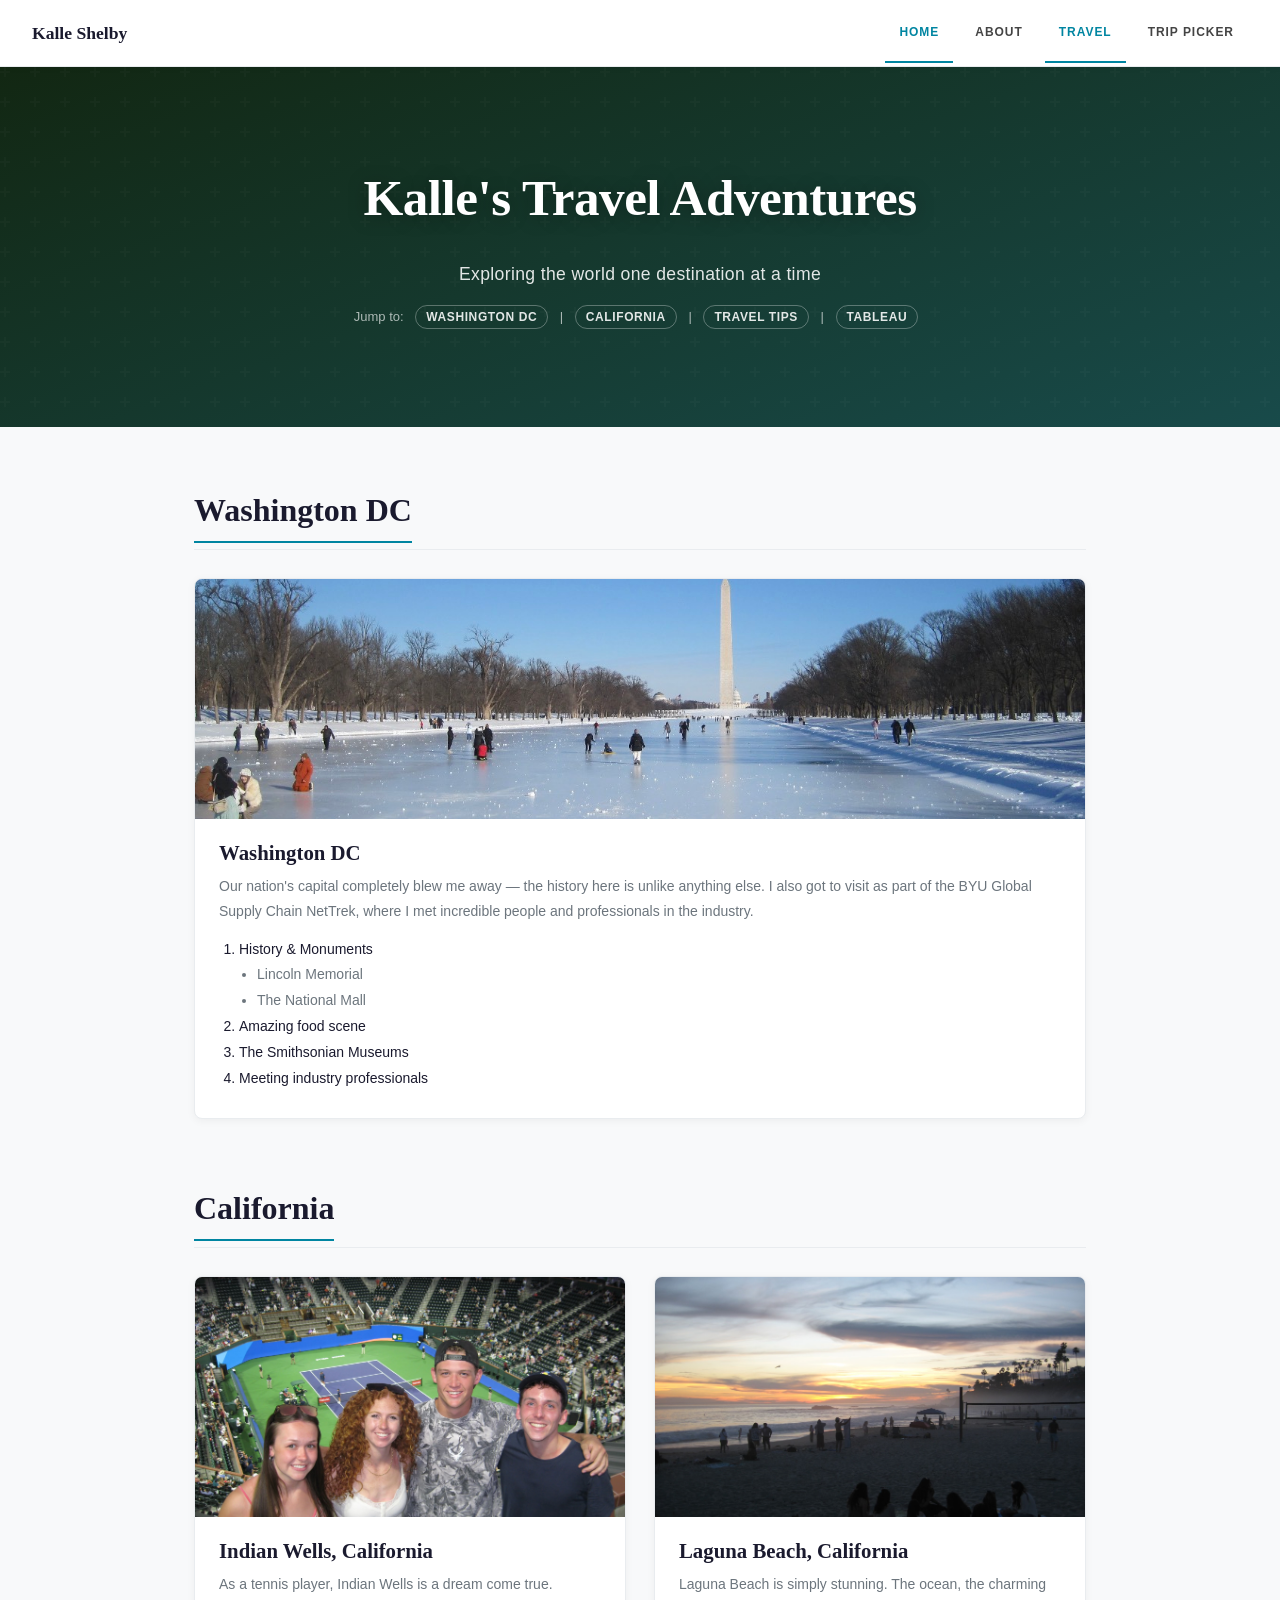
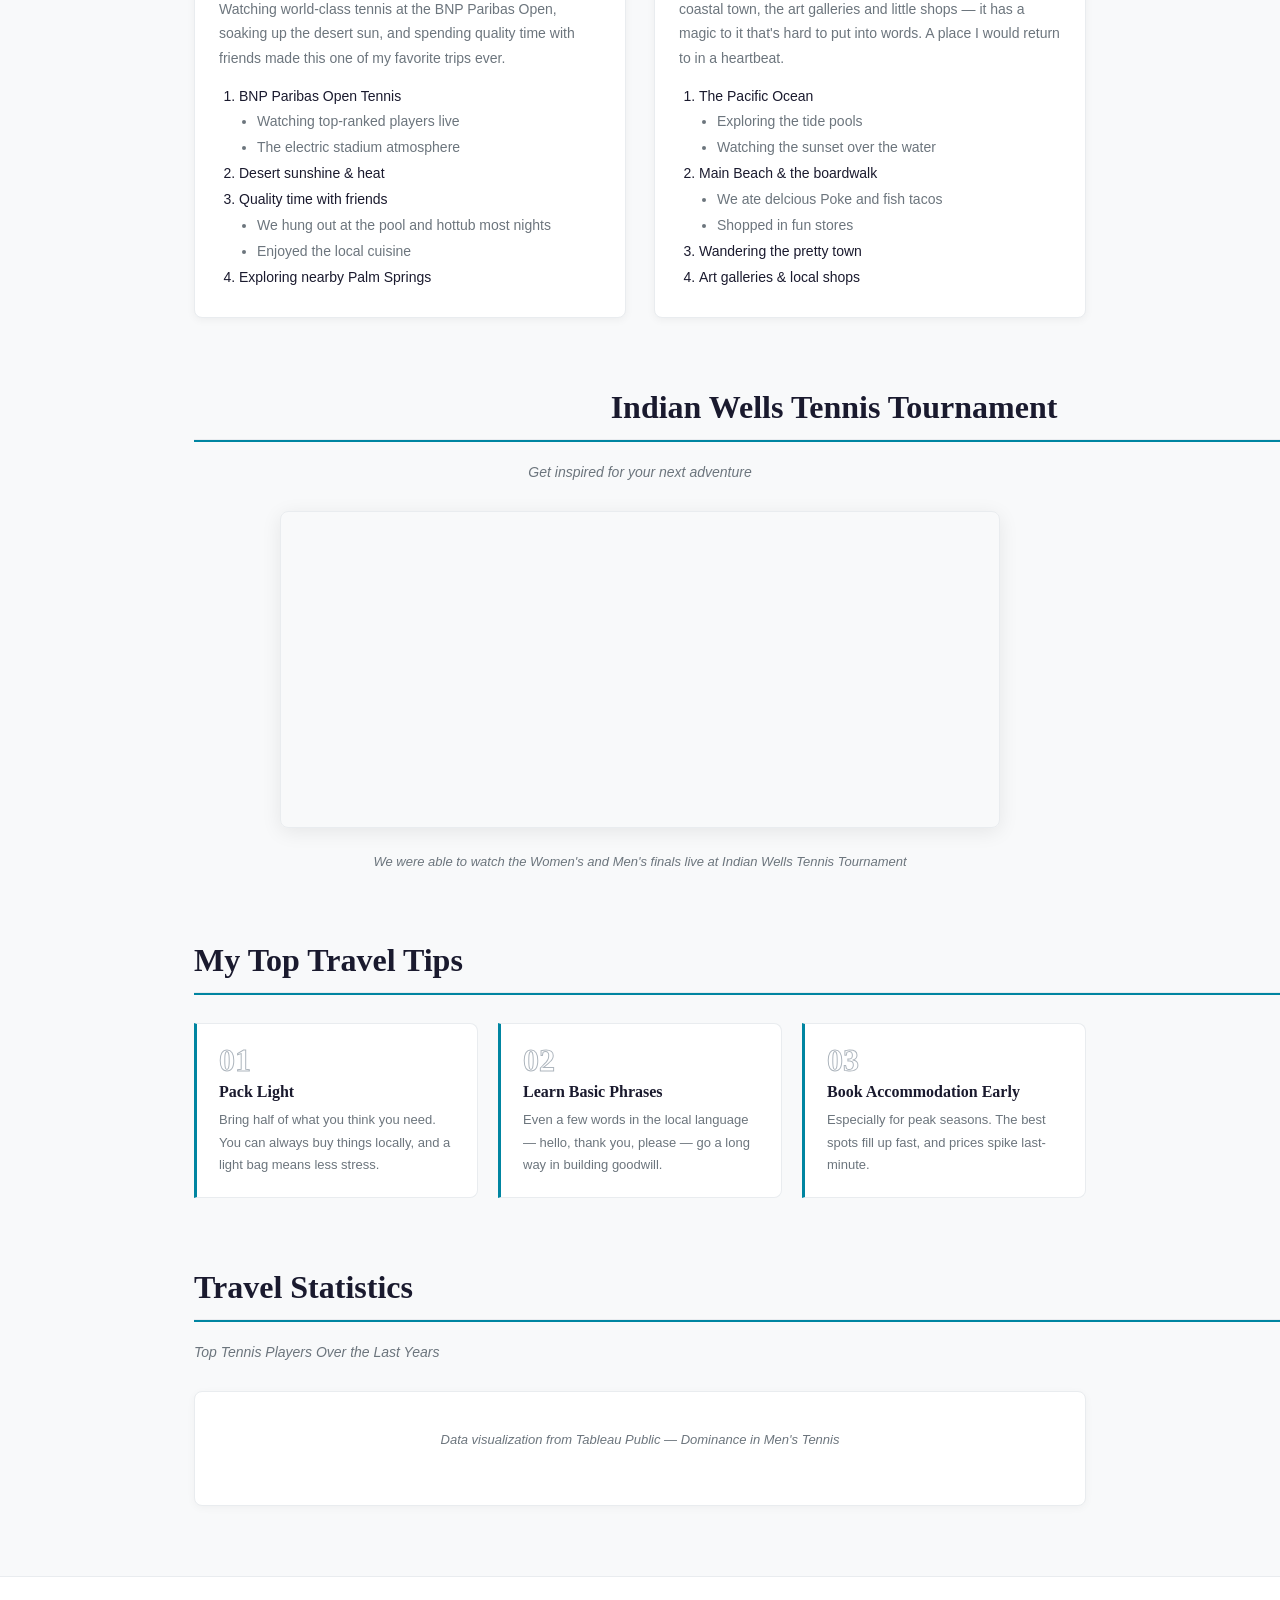
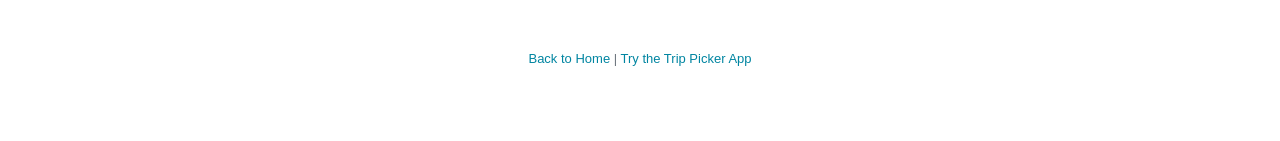
<file: fromscratch.html>
<!DOCTYPE html>
<html lang="en">
<head>
  <meta charset="UTF-8" />
  <meta name="viewport" content="width=device-width, initial-scale=1.0" />
  <title>My Travel Adventures</title>
<link rel="stylesheet" href="css/styles.css" />
<link rel="stylesheet" href="css/mystyles.css" />
</head>
<body>

  <nav class="topnav">
    <a href="home.html">Kalle Shelby</a>
     <a href="home.html" class="active">Home</a>
   <a href="index.html">About</a>
<a href="fromscratch.html" class="active">Travel</a>
    <a href="app.html">Trip Picker</a>
  </nav>

  <header class="hero">
    <div class="hero-text">
      <h1>Kalle's Travel Adventures</h1>
      <p>Exploring the world one destination at a time</p>
      <div class="anchor-links">
        Jump to:
        <a href="#washington-dc">Washington DC</a> |
        <a href="#california">California</a> |
        <a href="#tips">Travel Tips</a> |
        <a href="#stats">Tableau</a>
      </div>
    </div>
  </header>

  <main>

    <!-- WASHINGTON DC -->
    <section id="washington-dc">
      <div class="section-header">
        <h2>Washington DC</h2>
      </div>

      <div class="destination-grid">

        <div class="dest-card">
          <img src="assets/img/capital.jpeg" alt="Washington DC" onerror="this.src='https://upload.wikimedia.org/wikipedia/commons/thumb/a/af/Lincoln_Memorial_Washington_D.C._2007_retouched.jpg/1200px-Lincoln_Memorial_Washington_D.C._2007_retouched.jpg'" />
          <div class="dest-info">
            <h3>Washington DC</h3>
            <p>Our nation's capital completely blew me away — the history here is unlike anything else. I also got to visit as part of the BYU Global Supply Chain NetTrek, where I met incredible people and professionals in the industry.</p>
            <ol class="top-things">
              <li>History &amp; Monuments
                <ul>
                  <li>Lincoln Memorial</li>
                  <li>The National Mall</li>
                </ul>
              </li>
              <li>Amazing food scene</li>
              <li>The Smithsonian Museums</li>
              <li>Meeting industry professionals</li>
            </ol>
          </div>
        </div>

      </div>
    </section>

    <!-- CALIFORNIA -->
    <section id="california">
      <div class="section-header">
        <h2>California</h2>
      </div>

      <div class="destination-grid">

        <div class="dest-card">
          <img src="assets/img/tennis.jpeg" alt="Indian Wells Tennis" onerror="this.src='https://upload.wikimedia.org/wikipedia/commons/thumb/4/4e/Indian_Wells_Tennis_Garden_Stadium_1.jpg/1200px-Indian_Wells_Tennis_Garden_Stadium_1.jpg'" />
          <div class="dest-info">
            <h3>Indian Wells, California</h3>
            <p>As a tennis player, Indian Wells is a dream come true. Watching world-class tennis at the BNP Paribas Open, soaking up the desert sun, and spending quality time with friends made this one of my favorite trips ever.</p>
            <ol class="top-things">
              <li>BNP Paribas Open Tennis
                <ul>
                  <li>Watching top-ranked players live</li>
                  <li>The electric stadium atmosphere</li>
                </ul>
              </li>
              <li>Desert sunshine &amp; heat</li>
              <li>Quality time with friends</li>
              <ul>
                  <li>We hung out at the pool and hottub most nights</li>
                  <li>Enjoyed the local cuisine</li>
                </ul>
              <li>Exploring nearby Palm Springs</li>
            </ol>
          </div>
        </div>

        <div class="dest-card">
          <img src="assets/img/beach.jpeg" alt="Laguna Beach" onerror="this.src='https://upload.wikimedia.org/wikipedia/commons/thumb/6/6e/Laguna_Beach%2C_California_2.jpg/1200px-Laguna_Beach%2C_California_2.jpg'" />
          <div class="dest-info">
            <h3>Laguna Beach, California</h3>
            <p>Laguna Beach is simply stunning. The ocean, the charming coastal town, the art galleries and little shops — it has a magic to it that's hard to put into words. A place I would return to in a heartbeat.</p>
            <ol class="top-things">
              <li>The Pacific Ocean
                <ul>
                  <li>Exploring the tide pools</li>
                  <li>Watching the sunset over the water</li>
                </ul>
              </li>
              <li>Main Beach &amp; the boardwalk</li>
                 <ul>
                  <li>We ate delcious Poke and fish tacos</li>
                  <li>Shopped in fun stores</li>
                </ul>
                </li>
              <li>Wandering the pretty town</li>
              <li>Art galleries &amp; local shops</li>
            </ol>
          </div>
        </div>

      </div>
    </section>

    <!-- YOUTUBE VIDEO -->
    <section id="video-section">
      <h2>Indian Wells Tennis Tournament</h2>
      <p class="section-sub">Get inspired for your next adventure</p>
      <div class="video-wrapper">
        <iframe
          width="560"
          height="315"
       src="https://www.youtube.com/embed/3sgT6qUV00Y"
          title="Indian Wells Tennis Tournament Highlights"
          frameborder="0"
          allow="accelerometer; autoplay; clipboard-write; encrypted-media; gyroscope; picture-in-picture"
          allowfullscreen>
        </iframe>
      </div>
      <p class="video-caption">We were able to watch the Women's and Men's finals live at Indian Wells Tennis Tournament</p>
    </section>

    <!-- TRAVEL TIPS -->
    <section id="tips">
      <h2>My Top Travel Tips</h2>
      <div class="tips-grid">
        <div class="tip-card">
          <div class="tip-number">01</div>
          <h3>Pack Light</h3>
          <p>Bring half of what you think you need. You can always buy things locally, and a light bag means less stress.</p>
        </div>
        <div class="tip-card">
          <div class="tip-number">02</div>
          <h3>Learn Basic Phrases</h3>
          <p>Even a few words in the local language — hello, thank you, please — go a long way in building goodwill.</p>
        </div>
        <div class="tip-card">
          <div class="tip-number">03</div>
          <h3>Book Accommodation Early</h3>
          <p>Especially for peak seasons. The best spots fill up fast, and prices spike last-minute.</p>
        </div>
        
    </section>

    <!-- TABLEAU -->
    <section id="stats">
      <h2>Travel Statistics</h2>
      <p class="section-sub"> Top Tennis Players Over the Last Years</p>
      <div class="tableau-wrapper">
  <div class='tableauPlaceholder' id='viz1775932780710' style='position: relative'>
    <noscript>
      <a href='#'>
        <img alt=' ' src='https://public.tableau.com/static/images/Do/DominanceinMensTennis/DominanceinMensTennis2/1_rss.png' style='border: none' />
      </a>
    </noscript>
    <object class='tableauViz' style='display:none;'>
      <param name='host_url' value='https%3A%2F%2Fpublic.tableau.com%2F' />
      <param name='embed_code_version' value='3' />
      <param name='site_root' value='' />
      <param name='name' value='DominanceinMensTennis/DominanceinMensTennis2' />
      <param name='tabs' value='no' />
      <param name='toolbar' value='yes' />
      <param name='animate_transition' value='yes' />
      <param name='display_static_image' value='yes' />
      <param name='display_spinner' value='yes' />
      <param name='display_overlay' value='yes' />
      <param name='display_count' value='yes' />
      <param name='language' value='en-US' />
    </object>
  </div>
  <script type='text/javascript'>
    var divElement = document.getElementById('viz1775932780710');
    var vizElement = divElement.getElementsByTagName('object')[0];
    vizElement.style.width = '100%';
    vizElement.style.height = '600px';
    var scriptElement = document.createElement('script');
    scriptElement.src = 'https://public.tableau.com/javascripts/api/viz_v1.js';
    vizElement.parentNode.insertBefore(scriptElement, vizElement);
  </script>
  <p class="tableau-note">Data visualization from Tableau Public — Dominance in Men's Tennis</p>
</div>
    </section>

  </main>

  <footer>
 
    <p><a href="index.html">Back to Home</a> | <a href="app.html">Try the Trip Picker App</a></p>
  </footer>

</body>
</html>
</file>
<file: css/mystyles.css>
/* ===========================
   mystyles.css — Kalle Shelby
   IS 201 Final Project
   Custom styles for fromscratch.html
   and resume styling for index.html
   =========================== */

/* === CSS Variables === */
:root {
  --accent: #0085A1;
  --accent-light: #e6f4f7;
  --text-dark: #1a1a2e;
  --text-mid: #6c757d;
  --text-light: #adb5bd;
  --border: #e9ecef;
  --card-bg: #ffffff;
  --page-bg: #f8f9fa;
}

/* === Navigation === */
.topnav {
  background-color: #fff;
  padding: 0 32px;
  display: flex;
  align-items: center;
  gap: 8px;
  border-bottom: 1px solid var(--border);
  font-family: "Open Sans", sans-serif;
  position: sticky;
  top: 0;
  z-index: 100;
  box-shadow: 0 1px 6px rgba(0,0,0,0.06);
}

.topnav a {
  color: #444;
  text-decoration: none;
  font-size: 0.75rem;
  font-weight: 700;
  letter-spacing: 0.08em;
  text-transform: uppercase;
  padding: 20px 14px;
  display: inline-block;
  transition: color 0.2s, border-bottom 0.2s;
  border-bottom: 2px solid transparent;
}

.topnav a:first-child {
  font-size: 1.1rem;
  font-weight: 800;
  text-transform: none;
  letter-spacing: 0;
  margin-right: auto;
  padding-left: 0;
  font-family: "Lora", serif;
  border-bottom: none;
  color: var(--text-dark);
}

.topnav a:hover,
.topnav a.active {
  color: var(--accent);
  border-bottom: 2px solid var(--accent);
}

.topnav a:first-child:hover {
  border-bottom: none;
}

/* === Hero Section === */
.hero {
  background-color: #2c3e2d;
  background-size: cover;
  background-position: center;
  padding: 100px 32px;
  text-align: center;
  color: #fff;
  position: relative;
  margin-bottom: 4rem;
}

.hero::before {
  content: "";
  position: absolute;
  top: 0; left: 0; right: 0; bottom: 0;
  background: linear-gradient(160deg, rgba(8, 30, 8, 0.72) 0%, rgba(0, 90, 110, 0.45) 100%);
}

/* Subtle texture overlay */
.hero::after {
  content: "";
  position: absolute;
  top: 0; left: 0; right: 0; bottom: 0;
  background-image: url("data:image/svg+xml,%3Csvg width='60' height='60' viewBox='0 0 60 60' xmlns='http://www.w3.org/2000/svg'%3E%3Cg fill='none' fill-rule='evenodd'%3E%3Cg fill='%23ffffff' fill-opacity='0.02'%3E%3Cpath d='M36 34v-4h-2v4h-4v2h4v4h2v-4h4v-2h-4zm0-30V0h-2v4h-4v2h4v4h2V6h4V4h-4zM6 34v-4H4v4H0v2h4v4h2v-4h4v-2H6zM6 4V0H4v4H0v2h4v4h2V6h4V4H6z'/%3E%3C/g%3E%3C/g%3E%3C/svg%3E");
  pointer-events: none;
}

.hero-text {
  position: relative;
  z-index: 1;
}

.hero-text h1 {
  font-family: 'Lora', serif;
  font-size: 3.2rem;
  font-weight: 700;
  color: #ffffff;
  margin-bottom: 14px;
  letter-spacing: -0.01em;
  text-shadow: 0 2px 20px rgba(0,0,0,0.3);
}

.hero-text p {
  font-family: 'Open Sans', sans-serif;
  font-size: 1.1rem;
  font-weight: 300;
  color: rgba(255,255,255,0.88);
  margin-bottom: 20px;
  letter-spacing: 0.02em;
}

.anchor-links {
  font-family: 'Open Sans', sans-serif;
  font-size: 13px;
  color: rgba(255,255,255,0.65);
  margin-top: 8px;
}

.anchor-links a {
  color: rgba(255,255,255,0.88);
  text-decoration: none;
  margin: 0 8px;
  padding: 4px 10px;
  border: 1px solid rgba(255,255,255,0.3);
  border-radius: 20px;
  font-size: 12px;
  font-weight: 600;
  letter-spacing: 0.05em;
  text-transform: uppercase;
  transition: background 0.2s, border-color 0.2s;
}

.anchor-links a:hover {
  color: #ffffff;
  background: rgba(255,255,255,0.15);
  border-color: rgba(255,255,255,0.6);
}

/* === Page Background === */
body {
  background-color: var(--page-bg);
}

/* === Main Content === */
main {
  max-width: 940px;
  margin: 0 auto;
  padding: 0 24px;
}

/* === Sections === */
section {
  margin-bottom: 70px;
}

.section-header h2,
section > h2 {
  font-family: 'Lora', serif;
  font-size: 2rem;
  font-weight: 700;
  color: var(--text-dark);
  margin-bottom: 6px;
  padding-bottom: 12px;
  border-bottom: 2px solid var(--accent);
  display: inline-block;
}

/* Full-width line after the inline border trick */
.section-header,
section > h2 {
  display: block;
  border-bottom: 1px solid var(--border);
  padding-bottom: 0;
}

section > h2 {
  font-family: 'Lora', serif;
  font-size: 2rem;
  font-weight: 700;
  color: var(--text-dark);
  margin-bottom: 6px;
  padding-bottom: 12px;
  border-bottom: 2px solid var(--accent);
  width: fit-content;
}

/* Line below section header */
section > h2::after {
  content: "";
  display: block;
  width: 100vw;
  height: 1px;
  background: var(--border);
  position: relative;
  top: 12px;
  left: 0;
}

.section-sub {
  font-family: 'Open Sans', sans-serif;
  font-size: 14px;
  color: var(--text-mid);
  margin-bottom: 28px;
  margin-top: 20px;
  font-style: italic;
}

/* === Destination Cards === */
.destination-grid {
  display: grid;
  grid-template-columns: repeat(auto-fit, minmax(300px, 1fr));
  gap: 28px;
  margin-top: 28px;
}

.dest-card {
  background-color: var(--card-bg);
  border: 1px solid var(--border);
  border-radius: 8px;
  overflow: hidden;
  transition: transform 0.25s ease, box-shadow 0.25s ease;
  box-shadow: 0 2px 8px rgba(0,0,0,0.05);
}

.dest-card:hover {
  transform: translateY(-4px);
  box-shadow: 0 10px 28px rgba(0,0,0,0.1);
}

.dest-card img {
  width: 100%;
  height: 240px;
  object-fit: cover;
  object-position: center 40%;
  display: block;
}

#washington-dc .dest-card img {
  object-position: center 60%;
}

.dest-info {
  padding: 22px 24px 24px;
}

.dest-info h3 {
  font-family: 'Lora', serif;
  font-size: 1.3rem;
  font-weight: 700;
  color: var(--text-dark);
  margin-bottom: 8px;
  margin-top: 0;
}

.dest-info p {
  font-family: 'Open Sans', sans-serif;
  font-size: 14px;
  color: var(--text-mid);
  margin-bottom: 16px;
  margin-top: 0;
  line-height: 1.75;
}

/* === Nested Lists === */
.top-things {
  font-family: 'Open Sans', sans-serif;
  font-size: 14px;
  color: var(--text-dark);
  padding-left: 20px;
  margin: 0;
}

.top-things li {
  margin-bottom: 5px;
}

.top-things ul {
  list-style-type: disc;
  padding-left: 18px;
  margin-top: 4px;
  color: var(--text-mid);
}

/* === Video Section === */
#video-section {
  text-align: center;
}

.video-wrapper {
  margin: 24px auto;
  max-width: 720px;
  border: 1px solid var(--border);
  border-radius: 8px;
  overflow: hidden;
  box-shadow: 0 4px 20px rgba(0,0,0,0.08);
}

.video-wrapper iframe {
  width: 100%;
  display: block;
}

.video-caption {
  font-family: 'Open Sans', sans-serif;
  font-size: 13px;
  color: var(--text-mid);
  font-style: italic;
  margin-top: 12px;
}

/* === Tips Grid === */
.tips-grid {
  display: grid;
  grid-template-columns: repeat(auto-fit, minmax(210px, 1fr));
  gap: 20px;
  margin-top: 28px;
}

.tip-card {
  border-left: 3px solid var(--accent);
  padding: 20px 22px;
  background: var(--card-bg);
  border-top: 1px solid var(--border);
  border-right: 1px solid var(--border);
  border-bottom: 1px solid var(--border);
  border-radius: 0 8px 8px 0;
  transition: box-shadow 0.2s, transform 0.2s;
}

.tip-card:hover {
  box-shadow: 0 6px 18px rgba(0,133,161,0.1);
  transform: translateY(-2px);
}

.tip-number {
  font-family: 'Lora', serif;
  font-size: 2rem;
  font-weight: 700;
  color: var(--accent-light);
  margin-bottom: 6px;
  line-height: 1;
  /* Use a slightly tinted number instead of full gray */
  -webkit-text-stroke: 1px var(--text-light);
  color: transparent;
}

.tip-card h3 {
  font-family: 'Lora', serif;
  font-size: 1rem;
  color: var(--text-dark);
  margin-bottom: 8px;
  margin-top: 0;
}

.tip-card p {
  font-family: 'Open Sans', sans-serif;
  font-size: 13px;
  color: var(--text-mid);
  margin: 0;
  line-height: 1.75;
}

/* === Tableau === */
.tableau-wrapper {
  background: var(--card-bg);
  border: 1px solid var(--border);
  border-radius: 8px;
  padding: 24px;
  box-shadow: 0 2px 8px rgba(0,0,0,0.04);
  margin-top: 28px;
}

.tableau-note {
  font-family: 'Open Sans', sans-serif;
  font-size: 13px;
  color: var(--text-mid);
  font-style: italic;
  text-align: center;
  margin-top: 14px;
}

/* === Footer === */
footer {
  border-top: 1px solid var(--border);
  text-align: center;
  padding: 2.5rem 2rem;
  font-family: 'Open Sans', sans-serif;
  font-size: 13px;
  color: var(--text-mid);
  background: #fff;
  margin-top: 60px;
}

footer a {
  color: var(--accent);
  text-decoration: none;
}

footer a:hover {
  text-decoration: underline;
}

/* === Resume Styles (for index.html) === */
.resume-block {
  margin-bottom: 24px;
  padding-bottom: 20px;
  border-bottom: 1px solid #f0f0f0;
}

.resume-block:last-child {
  border-bottom: none;
}

.resume-header {
  display: flex;
  justify-content: space-between;
  align-items: baseline;
  flex-wrap: wrap;
  gap: 4px;
  margin-bottom: 4px;
}

.resume-org {
  font-family: 'Lora', serif;
  font-size: 1.1rem;
  font-weight: 700;
  color: #212529;
}

.resume-date {
  font-family: 'Open Sans', sans-serif;
  font-size: 13px;
  color: #6c757d;
  font-style: italic;
}

.resume-sub {
  font-family: 'Open Sans', sans-serif;
  font-size: 14px;
  color: #6c757d;
  margin-bottom: 10px;
}

.resume-list {
  font-family: 'Open Sans', sans-serif;
  font-size: 14px;
  color: #495057;
  line-height: 1.8;
  padding-left: 20px;
  margin: 0;
}

.resume-list li {
  margin-bottom: 4px;
}

/* === Responsive === */
@media (max-width: 600px) {
  .topnav { padding: 0 16px; flex-wrap: wrap; }
  .hero-text h1 { font-size: 2rem; }
  .hero { padding: 70px 20px; }
  .destination-grid { grid-template-columns: 1fr; }
  .tips-grid { grid-template-columns: 1fr; }
  .anchor-links a { margin: 4px 4px; display: inline-block; }
}
</file>
